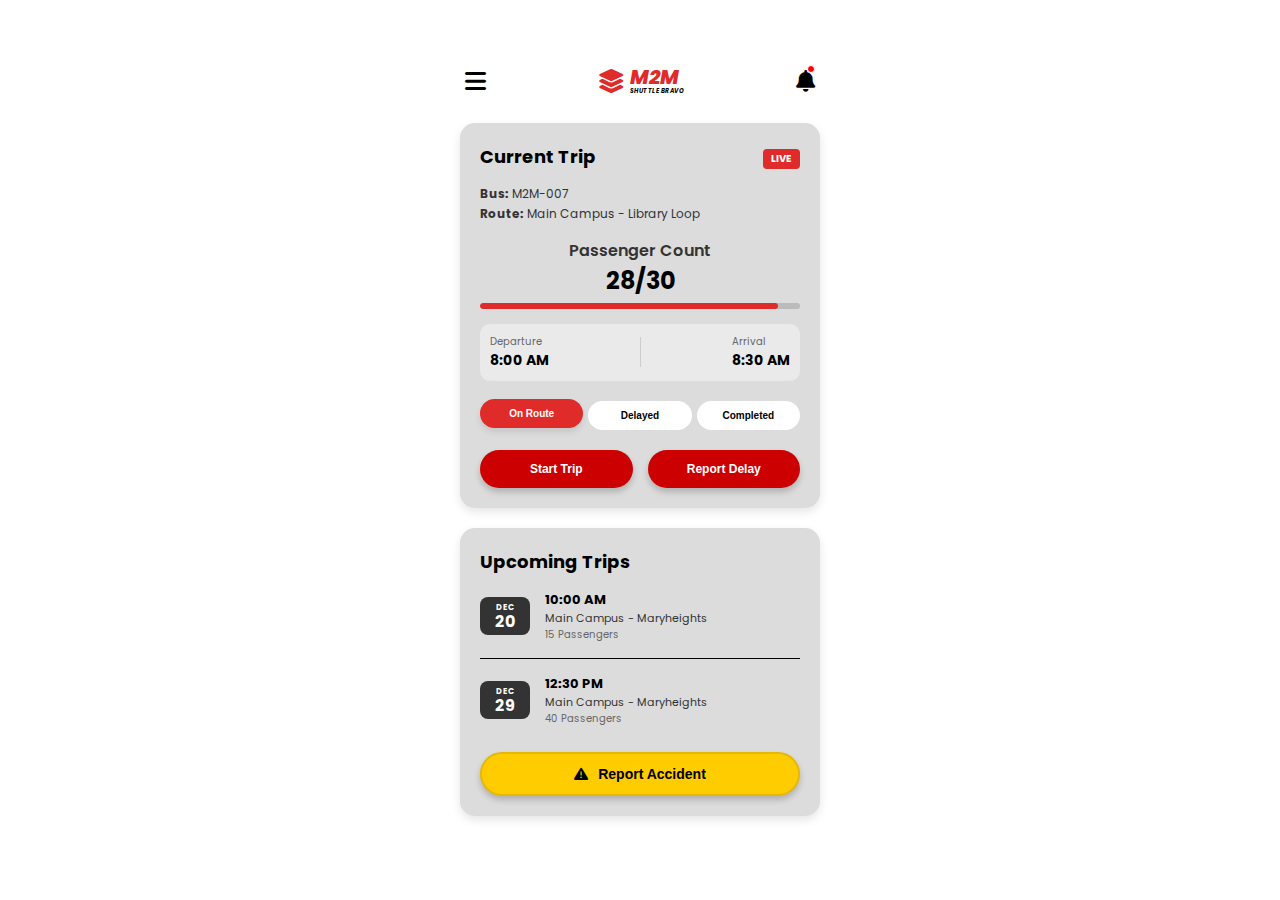
<file: M2M/driver.html>
<!DOCTYPE html>
<html lang="en">
<head>
    <meta charset="UTF-8">
    <meta name="viewport" content="width=device-width, initial-scale=1.0">
    <title>M2M Shuttle Bravo - Driver</title>
    <link rel="stylesheet" href="style.css">
    <link href="https://fonts.googleapis.com/css2?family=Poppins:wght@400;500;600;700&display=swap" rel="stylesheet">
    <link rel="stylesheet" href="https://cdnjs.cloudflare.com/ajax/libs/font-awesome/6.4.0/css/all.min.css">
</head>
<body>

    <div class="container driver-container">
       
        <div class="driver-header">
            <i class="fas fa-bars menu-icon clickable"></i>
            <div class="logo-placeholder small-header-logo">
                <i class="fas fa-layer-group logo-icon" style="font-size: 24px;"></i> 
                <div class="logo-text">
                    <h1 style="font-size: 20px;">M2M</h1>
                    <p style="font-size: 6px;">SHUTTLE BRAVO</p>
                </div>
            </div>
            <div class="notification-icon clickable" onclick="alert('No new notifications')">
                <i class="fas fa-bell"></i>
                <span class="dot"></span>
            </div>
        </div>

        <div class="trip-card gray-card">
            <div class="card-header-row">
                <h3 class="card-title">Current Trip</h3>
                <span class="live-badge">LIVE</span>
            </div>
            
            <p class="sub-text"><strong>Bus:</strong> M2M-007</p>
            <p class="sub-text"><strong>Route:</strong> Main Campus - Library Loop</p>
           
            <div class="booking-status">
                <span class="label">Passenger Count</span>
                <span class="count" id="passenger-count">28/30</span>
                <div class="progress-bar">
                    <div class="progress-fill" style="width: 93%;"></div>
                </div>
            </div>

            <div class="time-info">
                <div class="time-box">
                    <span>Departure</span>
                    <strong>8:00 AM</strong>
                </div>
                <div class="time-divider"></div>
                <div class="time-box">
                    <span>Arrival</span>
                    <strong>8:30 AM</strong>
                </div>
            </div>

            <div class="status-pills">
                <button class="pill active" id="pill-route" onclick="setStatus('route')">On Route</button>
                <button class="pill" id="pill-delayed" onclick="setStatus('delayed')">Delayed</button>
                <button class="pill" id="pill-completed" onclick="setStatus('completed')">Completed</button>
            </div>

            <div class="action-buttons">
                <button class="btn-action red" id="btn-start" onclick="toggleTrip()">Start Trip</button>
                <button class="btn-action red" onclick="reportDelay()">Report Delay</button>
            </div>
        </div>

        <div class="trip-card gray-card">
            <h3 class="card-title">Upcoming Trips</h3>
           
            <div class="upcoming-item clickable">
                <div class="date-box">
                    <span class="month">DEC</span>
                    <span class="day">20</span>
                </div>
                <div class="trip-text">
                    <strong>10:00 AM</strong>
                    <span>Main Campus - Maryheights</span>
                    <small>15 Passengers</small>
                </div>
            </div>
            
            <div class="divider-black"></div>
           
            <div class="upcoming-item clickable">
                <div class="date-box">
                    <span class="month">DEC</span>
                    <span class="day">29</span>
                </div>
                <div class="trip-text">
                    <strong>12:30 PM</strong>
                    <span>Main Campus - Maryheights</span>
                    <small>40 Passengers</small>
                </div>
            </div>

            <button class="btn-action full-width warning" onclick="reportAccident()">
                <i class="fas fa-triangle-exclamation"></i> Report Accident
            </button>
        </div>

    </div>

    <script>
        let isTripStarted = false;

        // Function to handle Status Pills
        function setStatus(status) {
            // Reset all pills
            document.querySelectorAll('.pill').forEach(pill => {
                pill.classList.remove('active', 'status-delayed', 'status-completed');
            });

            // Activate specific pill with color
            if (status === 'route') {
                document.getElementById('pill-route').classList.add('active');
            } else if (status === 'delayed') {
                const pill = document.getElementById('pill-delayed');
                pill.classList.add('active', 'status-delayed');
            } else if (status === 'completed') {
                const pill = document.getElementById('pill-completed');
                pill.classList.add('active', 'status-completed');
                // Also reset the start button if completed
                document.getElementById('btn-start').innerText = "Start Trip";
                document.getElementById('btn-start').style.backgroundColor = "#cc0000";
                isTripStarted = false;
            }
        }

        // Function to Start/End Trip
        function toggleTrip() {
            const btn = document.getElementById('btn-start');
            
            if (!isTripStarted) {
                // Start the trip
                btn.innerText = "End Trip";
                btn.style.backgroundColor = "#111"; // Turn black to indicate stop action
                setStatus('route'); // Auto-select "On Route"
                alert("Trip Started: Passengers have been notified.");
                isTripStarted = true;
            } else {
                // End the trip
                btn.innerText = "Start Trip";
                btn.style.backgroundColor = "#cc0000"; // Back to red
                setStatus('completed'); // Auto-select "Completed"
                alert("Trip Ended.");
                isTripStarted = false;
            }
        }

        function reportDelay() {
            const minutes = prompt("How many minutes is the delay?");
            if (minutes) {
                setStatus('delayed');
                alert(`Delay of ${minutes} minutes reported to Admin.`);
            }
        }

        function reportAccident() {
            const confirmAction = confirm("ARE YOU SURE?\nThis will alert the Admin and Emergency Services immediately.");
            if (confirmAction) {
                alert("Emergency Alert Sent! Help is on the way.");
                // In a real app, this would send a GPS signal
            }
        }
    </script>

</body>
</html>
</file>
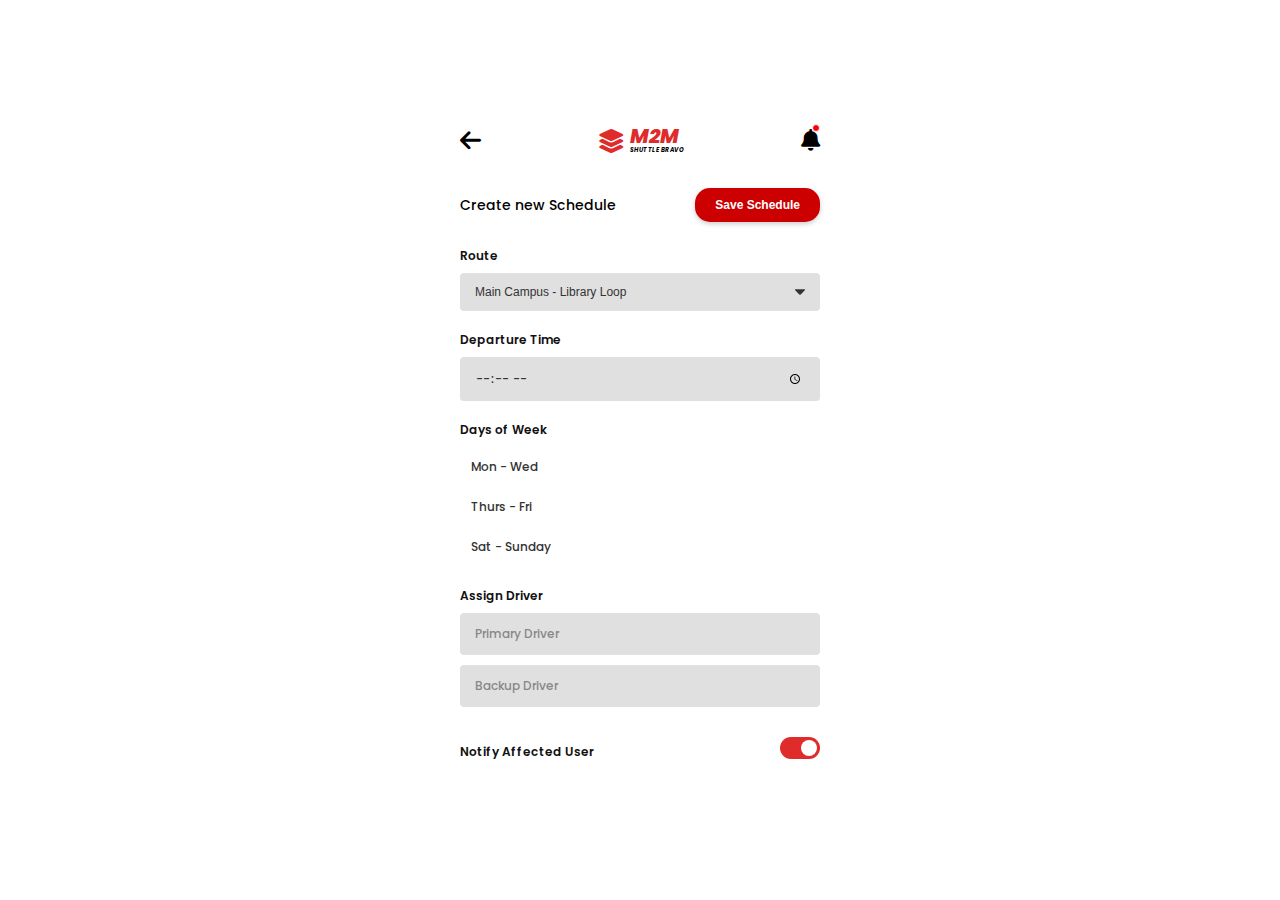
<file: M2M/schedule.html>
<!DOCTYPE html>
<html lang="en">
<head>
    <meta charset="UTF-8">
    <meta name="viewport" content="width=device-width, initial-scale=1.0">
    <title>M2M Shuttle Bravo - Schedule</title>
    <link rel="stylesheet" href="style.css">
    <link href="https://fonts.googleapis.com/css2?family=Poppins:wght@400;500;600;700&display=swap" rel="stylesheet">
    <link rel="stylesheet" href="https://cdnjs.cloudflare.com/ajax/libs/font-awesome/6.4.0/css/all.min.css">
</head>
<body>

    <div class="container driver-container">
        
        <div class="schedule-header-top">
            <a href="admin.html" class="back-link">
                <i class="fas fa-arrow-left"></i>
            </a>
            
            <div class="logo-placeholder small-header-logo">
                <i class="fas fa-layer-group logo-icon" style="font-size: 24px;"></i> 
                <div class="logo-text">
                    <h1 style="font-size: 20px;">M2M</h1>
                    <p style="font-size: 6px;">SHUTTLE BRAVO</p>
                </div>
            </div>
            
            <div class="notification-icon">
                <i class="fas fa-bell"></i>
                <span class="dot"></span>
            </div>
        </div>

        <div class="action-row">
            <h3>Create new Schedule</h3>
            <button class="btn-save" onclick="saveSchedule()">Save Schedule</button>
        </div>

        <form class="schedule-form" onsubmit="event.preventDefault();">
            
            <div class="form-group-schedule">
                <label>Route</label>
                <select class="gray-input-box custom-select" id="route-select">
                    <option value="Main-Library">Main Campus - Library Loop</option>
                    <option value="Maryheights-Main">Maryheights - Main Campus</option>
                    <option value="Navy-Main">Navy Base - Main Campus</option>
                    <option value="Bakakeng-Main">Bakakeng - Main Campus</option>
                </select>
            </div>

            <div class="form-group-schedule">
                <label>Departure Time</label>
                <div class="input-wrapper-time">
                    <input type="time" class="gray-input-box" id="time-input">
                </div>
            </div>

            <div class="form-group-schedule">
                <label>Days of Week</label>
                <div class="days-list">
                    <div class="day-option" onclick="selectDay(this)">Mon - Wed</div>
                    <div class="day-option" onclick="selectDay(this)">Thurs - Fri</div>
                    <div class="day-option" onclick="selectDay(this)">Sat - Sunday</div>
                </div>
            </div>

            <div class="form-group-schedule">
                <label>Assign Driver</label>
                <input type="text" class="gray-input-field" list="drivers" placeholder="Primary Driver">
                <input type="text" class="gray-input-field" list="drivers" placeholder="Backup Driver" style="margin-top: 10px;">
                
                <datalist id="drivers">
                    <option value="Juan Dela Cruz">
                    <option value="Pedro Penduko">
                    <option value="Maria Clara">
                </datalist>
            </div>

            <div class="form-group-schedule flex-between notify-row">
                <label style="margin-bottom: 0;">Notify Affected User</label>
                <label class="switch">
                    <input type="checkbox" checked>
                    <span class="slider round"></span>
                </label>
            </div>

        </form>

    </div>

    <script>
        // Function to handle Day Selection
        function selectDay(element) {
            // Remove 'active' class from all days first (Single Select mode)
            // If you want Multi-select, remove this loop
            const allDays = document.querySelectorAll('.day-option');
            allDays.forEach(day => day.classList.remove('active'));

            // Add 'active' class to the clicked element
            element.classList.add('active');
        }

        // Function to simulate Saving
        function saveSchedule() {
            const route = document.getElementById('route-select').value;
            const time = document.getElementById('time-input').value;
            
            if(time === "") {
                alert("Please select a departure time.");
            } else {
                alert("Schedule Saved!\nRoute: " + route + "\nTime: " + time);
                // Redirect back to admin page after saving
                window.location.href = "admin.html";
            }
        }
    </script>

</body>
</html>
</file>
<file: M2M/style.css>
/* General Reset */
* {
    margin: 0;
    padding: 0;
    box-sizing: border-box;
}

body {
    font-family: 'Poppins', sans-serif;
    background-color: #ffffff;
    display: flex;
    justify-content: center;
    align-items: center;
    min-height: 100vh;
    color: #333;
    /* Added padding for small screens so the tall form doesn't touch edges */
    padding: 20px 0; 
}

.container {
    width: 100%;
    max-width: 400px;
    display: flex;
    flex-direction: column;
    align-items: center;
    padding: 10px 20px;
}

/* Logo Area Styles */
.logo-area {
    margin-bottom: 20px; /* Reduced slightly to fit taller form */
    text-align: center;
}

.logo-placeholder {
    display: flex;
    align-items: center;
    justify-content: center;
    gap: 10px;
}

.logo-icon {
    color: #E02B2B;
    font-size: 40px; 
}

.logo-text h1 {
    color: #E02B2B;
    font-weight: 800;
    font-style: italic;
    font-size: 32px;
    line-height: 1;
}

.logo-text p {
    font-size: 10px;
    font-weight: 700;
    color: #000;
    letter-spacing: 0.5px;
    font-style: italic;
}

/* Card Styles */
.login-card {
    background: #ffffff;
    width: 100%;
    border-radius: 24px;
    padding: 30px 30px; /* Reduced top padding slightly */
    box-shadow: 0 10px 25px rgba(0, 0, 0, 0.1), 0 0 5px rgba(0,0,0,0.05);
    border: 1px solid #f0f0f0;
}

.login-header {
    text-align: center;
    color: #E02B2B;
    font-size: 28px;
    font-weight: 600;
    margin-bottom: 25px;
    line-height: 1.2;
}

/* Form Elements */
.form-group {
    margin-bottom: 15px; /* Reduced slightly to compact the tall form */
}

label {
    display: block;
    font-size: 13px;
    color: #555; /* Slightly darker to match image */
    margin-bottom: 6px;
}

.input-wrapper {
    position: relative;
}

input {
    width: 100%;
    padding: 14px 15px;
    border: 1px solid #e1e1e1;
    border-radius: 12px;
    font-size: 14px;
    outline: none;
    font-family: 'Poppins', sans-serif;
    transition: border-color 0.3s;
    background-color: #fff;
}

input::placeholder {
    color: #bbb;
}

input:focus {
    border-color: #E02B2B;
}

/* Password Eye Icon */
.password-toggle {
    position: absolute;
    right: 15px;
    top: 50%;
    transform: translateY(-50%);
    color: #888;
    cursor: pointer;
    font-size: 14px;
}

/* NEW: Password Hint Text */
.password-hint {
    font-size: 10px;
    color: #666;
    margin-top: -8px;
    margin-bottom: 15px;
    line-height: 1.4;
    padding-left: 2px;
}

/* Button Styles */
.btn-login {
    width: 100%;
    background-color: #F4B8B8; 
    color: white;
    border: none;
    padding: 15px;
    border-radius: 50px; 
    font-size: 18px;
    font-weight: 600;
    margin-top: 5px;
    margin-bottom: 20px;
    cursor: pointer;
    transition: background-color 0.3s;
}

.btn-login:hover {
    background-color: #e69d9d;
}

/* Footer Text */
.legal-text {
    font-size: 11px;
    color: #444;
    text-align: center;
    line-height: 1.5;
    margin-bottom: 20px;
}

.legal-text a {
    color: #444;
    text-decoration: underline;
}

.signup-text {
    text-align: center;
    font-size: 13px;
    color: #777;
}

.signup-text a {
    color: #E02B2B;
    text-decoration: none;
    font-weight: 600;
}

.signup-text a:hover {
    text-decoration: underline;
}

/* --- NEW STYLES FOR PROFILE PAGE --- */

/* Adjust container for scrolling profile */
.profile-container {
    justify-content: flex-start;
    padding-bottom: 80px; /* Space for bottom nav */
}

.small-logo {
    margin-bottom: 20px;
    transform: scale(0.8); /* Make logo slightly smaller */
}

/* User Header */
.user-profile-header {
    text-align: center;
    margin-bottom: 25px;
}

.user-avatar {
    font-size: 80px;
    color: #1a1a1a;
    margin-bottom: 10px;
}

.user-profile-header h3 {
    font-size: 18px;
    font-weight: 700;
    color: #000;
}

.user-profile-header p {
    font-size: 12px;
    color: #666;
}

/* Settings Cards - Making them look like the screenshot */
.settings-card {
    background: #ffffff;
    width: 100%;
    border-radius: 24px; /* Matches the rounded corners in the image */
    padding: 20px 25px;
    
    /* Stronger border so the box is clearly visible */
    border: 1px solid #cfcfcf; 
    
    /* Soft shadow to lift it off the page */
    box-shadow: 0 4px 12px rgba(0, 0, 0, 0.03);
    
    margin-bottom: 20px;
}

.settings-card h4 {
    font-size: 15px;
    font-weight: 800; /* Bold heading like "Personal Info" */
    margin-bottom: 15px;
    color: #000;
}

.settings-item {
    display: flex;
    justify-content: space-between;
    align-items: center;
    padding: 15px 0;
    
    /* The horizontal line between items */
    border-bottom: 1px solid #e5e5e5; 
    
    font-size: 14px;
    color: #444; /* Darker gray text */
    font-weight: 400;
}

/* Removes the border from the last item so it doesn't touch the bottom of the card */
.settings-item.no-border {
    border-bottom: none;
    padding-bottom: 5px;
}

.settings-icon {
    font-size: 16px;
    color: #111; /* Solid black icons */
}
/* TOGGLE SWITCH STYLES */
.switch {
    position: relative;
    display: inline-block;
    width: 40px;
    height: 22px;
}

.switch input {
    opacity: 0;
    width: 0;
    height: 0;
}

.slider {
    position: absolute;
    cursor: pointer;
    top: 0;
    left: 0;
    right: 0;
    bottom: 0;
    background-color: #ccc;
    transition: .4s;
    border-radius: 34px;
}

.slider:before {
    position: absolute;
    content: "";
    height: 16px;
    width: 16px;
    left: 3px;
    bottom: 3px;
    background-color: white;
    transition: .4s;
    border-radius: 50%;
}

input:checked + .slider {
    background-color: #E02B2B; /* Red when on */
}

input:checked + .slider:before {
    transform: translateX(18px);
}

/* BOTTOM NAVIGATION BAR */
.bottom-nav {
    position: fixed;
    bottom: 0;
    left: 0;
    width: 100%;
    background: white;
    display: flex;
    justify-content: space-around;
    align-items: center;
    padding: 15px 0;
    border-top: 1px solid #eee;
    box-shadow: 0 -2px 10px rgba(0,0,0,0.05);
}

.nav-item {
    font-size: 28px; 
    color: #1a1a1a; 
    cursor: pointer;
    transition: color 0.2s;
    
    /* NEW: Removes the underline from the link */
    text-decoration: none; 
    
    /* NEW: Ensures the clickable area is big enough */
    padding: 10px 20px; 
}

.nav-item.active {
    color: #E02B2B; 
}

.nav-item:hover {
    color: #E02B2B; 
}

/* ... inside style.css ... */

input {
    width: 100%;
    padding: 14px 15px;
    
    /* CHANGE 1: Thicker and darker border */
    border: 2px solid #777; 
    
    /* CHANGE 2: Slight background color to make the box pop */
    background-color: #f9f9f9;
    
    border-radius: 12px;
    font-size: 14px;
    outline: none;
    font-family: 'Poppins', sans-serif;
    color: #333;
    font-weight: 500; /* Makes text inside slightly bolder */
    transition: all 0.3s ease;
}

input:focus {
    /* When you click inside, it turns red and white */
    border-color: #E02B2B;
    background-color: #ffffff;
}

input::placeholder {
    color: #888; /* Makes the placeholder text slightly darker too */
}


/* --- NEW STYLES FOR MAP PAGE --- */

.map-page-container {
    padding: 10px 0;
    height: 100vh;
    justify-content: flex-start;
}

/* Map Area */
.map-wrapper {
    width: 100%;
    flex-grow: 1; /* Fills available space */
    background-color: #f0f0f0;
    margin-bottom: -20px; /* Pulls the card up slightly */
    position: relative;
    overflow: hidden;
    border-radius: 20px;
    border: 1px solid #eee;
    min-height: 300px;
}

.map-image {
    width: 100%;
    height: 100%;
    object-fit: cover;
    display: block;
}

/* Booking Card (Floating at bottom) */
.booking-card {
    background: white;
    width: 100%;
    max-width: 360px;
    border-radius: 24px;
    padding: 20px;
    box-shadow: 0 -5px 20px rgba(0,0,0,0.1);
    z-index: 10;
    margin-bottom: 70px; /* Space for bottom nav */
}

/* Route Selector (The From/To box) */
.route-selector {
    background: #f9f9f9;
    border-radius: 16px;
    padding: 15px;
    display: flex;
    gap: 15px;
    margin-bottom: 15px;
    border: 1px solid #eee;
}

/* The visual dots and line on the left */
.route-visuals {
    display: flex;
    flex-direction: column;
    align-items: center;
    padding-top: 5px;
}

.dot {
    width: 8px;
    height: 8px;
    border-radius: 50%;
}

.red-dot {
    background-color: #E02B2B;
}

.arrow-dot {
    width: 0; 
    height: 0; 
    border-left: 5px solid transparent;
    border-right: 5px solid transparent;
    border-top: 6px solid #555; /* Inverted triangle shape */
    border-radius: 0;
}

.line {
    width: 2px;
    height: 30px; /* Height of the connecting line */
    background: #ccc;
    margin: 4px 0;
    border-left: 2px dotted #ccc; /* Optional: Make it dotted */
}

/* Route Text inputs */
.route-inputs {
    flex-grow: 1;
    display: flex;
    flex-direction: column;
    justify-content: space-between;
}

.route-item {
    display: flex;
    justify-content: space-between;
    align-items: center;
    font-size: 13px;
    color: #444;
    padding-bottom: 8px;
    padding-top: 2px;
}

.route-item.border-bottom {
    border-bottom: 1px solid #e0e0e0;
    margin-bottom: 8px;
    padding-bottom: 12px;
}

.route-item i {
    color: #E02B2B;
    font-size: 12px;
}

/* Passenger Counter */
.passenger-counter {
    background: #fff;
    border: 1px solid #eee;
    border-radius: 50px;
    padding: 8px 20px;
    display: flex;
    justify-content: space-between;
    align-items: center;
    margin-bottom: 15px;
    box-shadow: 0 2px 5px rgba(0,0,0,0.02);
}

.passenger-counter .label {
    font-weight: 600;
    font-size: 14px;
}

.counter-controls {
    display: flex;
    align-items: center;
    gap: 15px;
}

.counter-icon {
    font-size: 24px;
    color: #E02B2B;
    cursor: pointer;
}

.count-number {
    font-size: 16px;
    font-weight: 600;
    color: #E02B2B;
}

/* Confirm Button Adjustment */
.confirm-btn {
    margin-top: 0;
    margin-bottom: 0;
    background-color: #cc0000; /* Slightly darker red for confirm */
    font-weight: 600;
}


/* --- NEW STYLES FOR HISTORY PAGE --- */

/* Search Bar */
.search-container {
    position: relative;
    width: 100%;
    margin-bottom: 20px;
}

.search-input {
    width: 100%;
    padding: 12px 40px; /* Space for icons */
    border-radius: 50px;
    border: 1px solid #777;
    background-color: white;
    font-size: 14px;
    outline: none;
}

.search-icon {
    position: absolute;
    left: 15px;
    top: 50%;
    transform: translateY(-50%);
    color: #888;
}

.mic-icon {
    position: absolute;
    right: 15px;
    top: 50%;
    transform: translateY(-50%);
    color: #888;
}

/* Section Headers */
.section-title {
    font-size: 14px;
    font-weight: 700;
    margin-bottom: 10px;
    color: #000;
    width: 100%;
}

/* History Card & List */
.history-card {
    margin-bottom: 25px; /* Space between upcoming and past */
    padding: 20px;
}

.trip-info h4, .history-item h4 {
    font-size: 14px;
    font-weight: 700;
    margin-bottom: 5px;
    color: #000;
}

.trip-info h4 i, .history-item h4 i {
    font-size: 12px;
    margin: 0 5px;
}

.trip-date {
    font-size: 12px;
    color: #666;
    margin-bottom: 10px;
}

.divider {
    height: 1px;
    background-color: #eee;
    margin: 10px 0;
}

/* Cancel Button (Red) */
.btn-cancel {
    background-color: #D32F2F; /* Darker Red */
    color: white;
    border: none;
    padding: 8px 25px;
    border-radius: 20px;
    font-size: 12px;
    font-weight: 600;
    cursor: pointer;
}

/* Past Bookings List */
.history-list {
    background: white;
    border-radius: 24px;
    padding: 0 20px;
    border: 1px solid #eee; /* Light border around the whole list */
    margin-bottom: 80px; /* Space for bottom nav */
}

.history-item {
    padding: 20px 0;
    border-bottom: 1px solid #eee;
}

.history-item.no-border {
    border-bottom: none;
}

/* Status Badges (Completed / Cancelled) */
.status-badge {
    display: inline-block;
    padding: 4px 12px;
    border-radius: 12px;
    font-size: 10px;
    font-weight: 500;
    color: white;
    margin-top: 5px;
}

.status-badge.completed, .status-badge.cancelled {
    background-color: #F4B8B8; /* Pale Pink from your design */
    color: white;
}


/* --- NEW STYLES FOR DRIVER DASHBOARD --- */

.driver-container {
    padding: 15px 20px;
    align-items: stretch; /* Stretches items to full width */
}

/* Driver Header */
.driver-header {
    display: flex;
    justify-content: space-between;
    align-items: center;
    margin-bottom: 25px;
    padding: 0 5px;
}

.menu-icon {
    font-size: 24px;
    color: #000;
}

.small-header-logo {
    display: flex;
    align-items: center;
    gap: 5px;
}

.notification-icon {
    position: relative;
    font-size: 22px;
    color: #000;
}

.notification-icon .dot {
    position: absolute;
    top: 0;
    right: 0;
    width: 8px;
    height: 8px;
    background-color: red;
    border-radius: 50%;
    border: 1px solid white;
}

/* Trip Cards (Grey Background) */
.gray-card {
    background-color: #dcdcdc; /* The grey color from your image */
    border-radius: 15px;
    padding: 20px;
    margin-bottom: 20px;
    text-align: center;
    box-shadow: 0 4px 10px rgba(0,0,0,0.1);
}

.card-title {
    font-size: 18px;
    font-weight: 700;
    margin-bottom: 5px;
    color: #000;
    text-align: left;
}

.sub-text {
    font-size: 12px;
    color: #333;
    text-align: left;
    margin-bottom: 2px;
}

.booking-status {
    margin: 15px 0;
    text-align: center;
}

.booking-status .label {
    font-weight: 600;
    display: block;
}

.booking-status .count {
    font-size: 24px;
    font-weight: 700;
    color: #000;
}

.time-info {
    font-size: 11px;
    color: #444;
    margin-bottom: 20px;
    text-align: left;
}

/* Status Pills (On Route, Delayed, etc) */
.status-pills {
    display: flex;
    justify-content: space-between;
    gap: 5px;
    margin-bottom: 20px;
}

.pill {
    background: white;
    border: none;
    padding: 8px 10px;
    border-radius: 20px;
    font-size: 10px;
    font-weight: 600;
    cursor: pointer;
    flex: 1; /* Makes them equal width */
}

/* Action Buttons (Red) */
.action-buttons {
    display: flex;
    justify-content: space-between;
    gap: 15px;
}

.btn-action {
    background-color: #cc0000;
    color: white;
    border: none;
    padding: 12px;
    border-radius: 25px;
    font-size: 12px;
    font-weight: 600;
    cursor: pointer;
    box-shadow: 0 4px 6px rgba(0,0,0,0.2);
}

.btn-action.red {
    flex: 1;
}

.btn-action.full-width {
    width: 100%;
    margin-top: 15px;
    font-size: 14px;
    display: flex;
    align-items: center;
    justify-content: center;
    gap: 10px;
}

/* Upcoming Trips Styling */
.upcoming-item {
    text-align: left;
    padding: 10px 0;
}

.trip-details {
    font-size: 10px;
    font-weight: 600;
    line-height: 1.4;
    color: #222;
}

.divider-black {
    height: 1px;
    background-color: #000;
    margin: 5px 0;
}

/* --- NEW STYLES FOR ADMIN DASHBOARD --- */

/* Ensure admin view stretches full width like driver view */
.admin-view {
    align-items: stretch;
}

/* Headings (Key Metrics, Quick Actions, etc.) */
.admin-view h3 {
    font-size: 16px;
    font-weight: 700;
    margin: 20px 0 15px 0;
    color: #000;
}

/* Metrics Grid Layout */
.metrics-grid {
    display: flex;
    justify-content: space-between;
    align-items: flex-start;
    text-align: center;
    margin-bottom: 30px;
}

.metric-item {
    display: flex;
    flex-direction: column;
    gap: 5px;
    width: 30%; /* Ensures three items fit nicely */
}

/* Metric Labels */
.metric-item span:first-child {
    font-size: 11px;
    color: #333;
    font-weight: 600;
    line-height: 1.3;
}

/* Metric Big Red Numbers */
.metric-value {
    font-size: 28px;
    color: #E02B2B;
    font-weight: 700;
}

/* Admin Action Buttons (Big Red Buttons) */
.btn-admin-action {
    width: 100%;
    background-color: #E02B2B;
    color: white;
    border: none;
    padding: 15px;
    border-radius: 50px; /* Pill shape */
    font-size: 16px;
    font-weight: 600;
    margin-bottom: 15px;
    cursor: pointer;
    box-shadow: 0 4px 6px rgba(0,0,0,0.2); /* Slight shadow */
    transition: background-color 0.2s;
}

.btn-admin-action:hover {
    background-color: #cc0000;
}

/* Feed Placeholder Gray Box */
.feed-placeholder {
    width: 100%;
    height: 150px;
    background-color: #dcdcdc; /* Matches the gray from the image */
    border-radius: 15px;
}


/* --- NEW STYLES FOR SCHEDULE PAGE --- */

/* Header with Back Arrow */
.schedule-header-top {
    display: flex;
    justify-content: space-between;
    align-items: center;
    margin-bottom: 30px;
    padding-top: 10px;
}

.back-link {
    color: #000;
    font-size: 24px;
    text-decoration: none;
}

/* Action Row (Title + Save Button) */
.action-row {
    display: flex;
    justify-content: space-between;
    align-items: center;
    margin-bottom: 25px;
}

.action-row h3 {
    font-size: 14px;
    color: #000;
    font-weight: 500;
}

.btn-save {
    background-color: #cc0000; /* Red */
    color: white;
    border: none;
    padding: 10px 20px;
    border-radius: 15px;
    font-size: 12px;
    font-weight: 600;
    cursor: pointer;
    box-shadow: 0 2px 5px rgba(0,0,0,0.2);
}

/* Schedule Form Styles */
.form-group-schedule {
    margin-bottom: 20px;
}

.form-group-schedule label {
    font-size: 12px;
    font-weight: 600;
    color: #111;
    margin-bottom: 8px;
    display: block;
}

/* The Gray Display Boxes (looks like readonly inputs) */
.gray-input-box {
    background-color: #e0e0e0; /* Distinct gray from screenshot */
    padding: 12px 15px;
    border-radius: 4px; /* Slightly sharper corners as per image */
    font-size: 12px;
    color: #333;
    font-weight: 500;
}

.gray-input-box.flex-between {
    display: flex;
    justify-content: space-between;
    align-items: center;
}

/* Real Input Fields (for Driver) */
.gray-input-field {
    width: 100%;
    background-color: #e0e0e0;
    border: none;
    padding: 12px 15px;
    border-radius: 4px;
    font-size: 12px;
    outline: none;
}

/* Days List */
.days-list {
    margin-top: 5px;
}

.day-option {
    font-size: 12px;
    color: #333;
    padding: 8px 0;
    font-weight: 500;
}

/* Notify Row */
.notify-row {
    display: flex;
    justify-content: space-between;
    align-items: center;
    margin-top: 30px;
}

/* --- FUNCTIONAL SCHEDULE STYLES --- */

/* Style the Select Dropdown to look like the gray box */
.custom-select {
    width: 100%;
    border: none;
    outline: none;
    appearance: none; /* Removes default arrow */
    background-image: url("data:image/svg+xml;charset=US-ASCII,%3Csvg%20xmlns%3D%22http%3A%2F%2Fwww.w3.org%2F2000%2Fsvg%22%20width%3D%22292.4%22%20height%3D%22292.4%22%3E%3Cpath%20fill%3D%22%23333%22%20d%3D%22M287%2069.4a17.6%2017.6%200%200%200-13-5.4H18.4c-5%200-9.3%201.8-12.9%205.4A17.6%2017.6%200%200%200%200%2082.2c0%205%201.8%209.3%205.4%2012.9l128%20127.9c3.6%203.6%207.8%205.4%2012.8%205.4s9.2-1.8%2012.8-5.4L287%2095c3.5-3.5%205.4-7.8%205.4-12.8%200-5-1.9-9.2-5.5-12.8z%22%2F%3E%3C%2Fsvg%3E");
    background-repeat: no-repeat;
    background-position: right 15px top 50%;
    background-size: 10px auto;
    cursor: pointer;
}

/* Style the Time Input */
input[type="time"].gray-input-box {
    width: 100%;
    border: none;
    outline: none;
    font-family: 'Poppins', sans-serif;
}

/* Interactive Days of Week */
.day-option {
    cursor: pointer;
    transition: all 0.2s ease;
    border-radius: 8px; /* Slight rounded corners */
    padding: 10px; /* More clickable area */
    border: 1px solid transparent;
}

.day-option:hover {
    background-color: #f0f0f0; /* Light gray on hover */
}

/* The Active State (When clicked) */
.day-option.active {
    background-color: #E02B2B; /* Red Background */
    color: white; /* White Text */
    font-weight: 600;
    box-shadow: 0 4px 6px rgba(224, 43, 43, 0.3);
}

/* --- UPDATED DRIVER STYLES --- */

/* Clickable Items Cursor */
.clickable {
    cursor: pointer;
    transition: transform 0.2s;
}
.clickable:active {
    transform: scale(0.95);
}

/* Header Live Badge */
.card-header-row {
    display: flex;
    justify-content: space-between;
    align-items: center;
    margin-bottom: 10px;
}

.live-badge {
    background-color: #E02B2B;
    color: white;
    font-size: 10px;
    padding: 2px 8px;
    border-radius: 4px;
    font-weight: 700;
    animation: pulse 2s infinite;
}

@keyframes pulse {
    0% { opacity: 1; }
    50% { opacity: 0.5; }
    100% { opacity: 1; }
}

/* Progress Bar for Passengers */
.progress-bar {
    width: 100%;
    height: 6px;
    background-color: #bbb;
    border-radius: 10px;
    margin-top: 5px;
    overflow: hidden;
}

.progress-fill {
    height: 100%;
    background-color: #E02B2B;
    border-radius: 10px;
}

/* Better Time Layout */
.time-info {
    display: flex;
    justify-content: space-between;
    align-items: center;
    background: #eaeaea;
    padding: 10px;
    border-radius: 10px;
    margin-bottom: 20px;
}

.time-box {
    display: flex;
    flex-direction: column;
}

.time-box span {
    font-size: 10px;
    color: #666;
}

.time-box strong {
    font-size: 14px;
    color: #000;
}

.time-divider {
    width: 1px;
    height: 30px;
    background: #ccc;
}

/* INTERACTIVE PILLS */
.pill {
    transition: all 0.3s ease;
    border: 1px solid transparent;
}

.pill:hover {
    background-color: #f0f0f0;
}

/* Active State Colors */
.pill.active {
    background-color: #E02B2B; /* Default Red */
    color: white;
    box-shadow: 0 4px 6px rgba(0,0,0,0.1);
    transform: translateY(-2px);
}

/* Specific colors for states when active */
.pill.active.status-delayed {
    background-color: #ff9800; /* Orange */
}

.pill.active.status-completed {
    background-color: #4CAF50; /* Green */
}

/* Upcoming Items Redesign */
.upcoming-item {
    display: flex;
    align-items: center;
    gap: 15px;
    padding: 10px 0;
}

.date-box {
    background: #333;
    color: white;
    padding: 5px 10px;
    border-radius: 8px;
    display: flex;
    flex-direction: column;
    align-items: center;
    min-width: 50px;
}

.date-box .month { font-size: 8px; font-weight: 700; }
.date-box .day { font-size: 16px; font-weight: 700; line-height: 1; }

.trip-text {
    display: flex;
    flex-direction: column;
}

.trip-text strong { font-size: 13px; color: #000; }
.trip-text span { font-size: 11px; color: #333; }
.trip-text small { font-size: 10px; color: #666; }

/* Accident Button styling */
.warning {
    background-color: #ffcc00; /* Warning Yellow */
    color: #000;
    border: 2px solid #e6b800;
}

.warning:hover {
    background-color: #e6b800;
}
</file>
